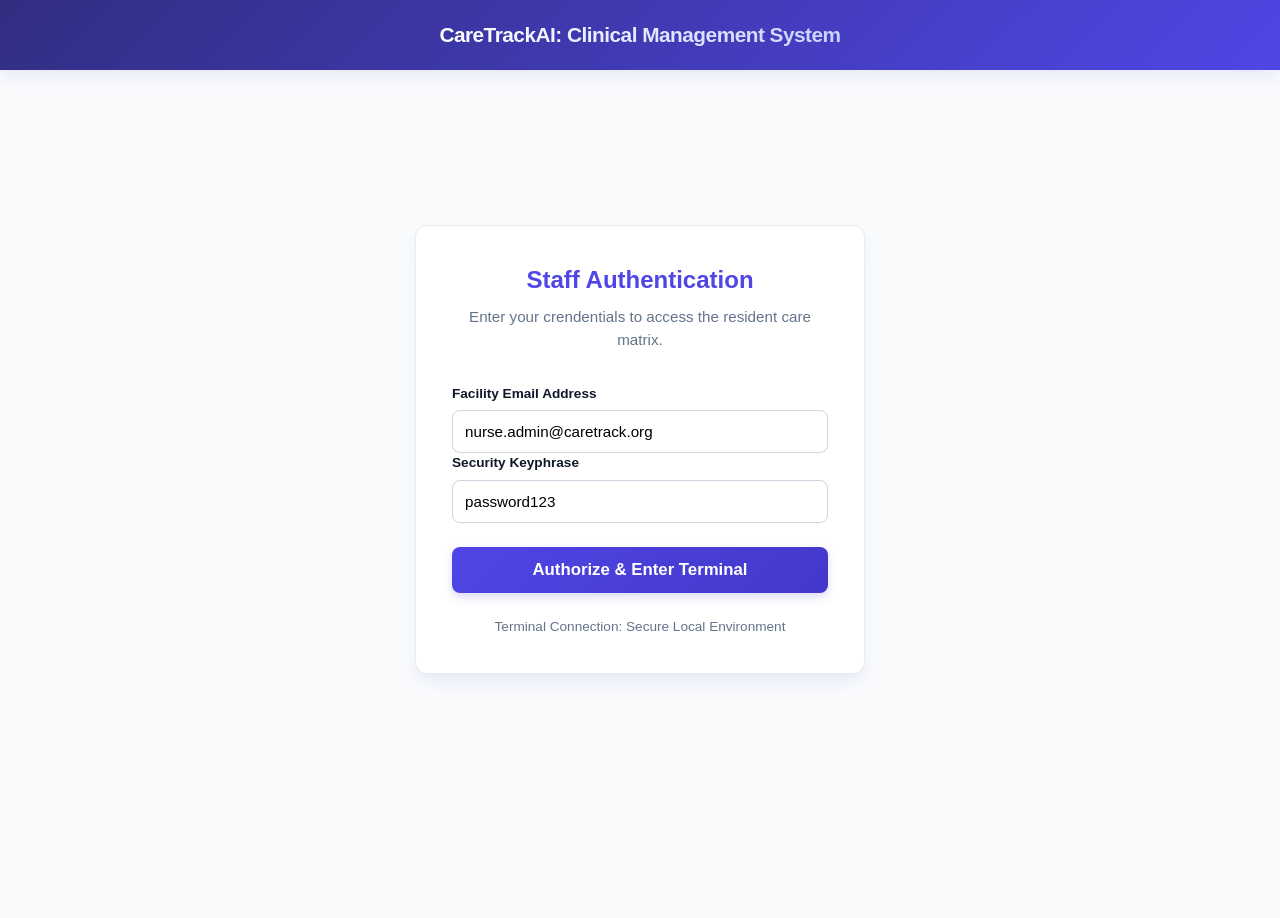
<file: index.html>
<!DOCTYPE html>
<html lang="en">
<head>
    <meta charset="UTF-8">
    <meta name="viewport" content="width=device-width, initial-scale=1.0">
    <title>Welcome - CareTrackAI</title>
    <link rel="stylesheet" href="style.css">
    <style>
        .landing-wrapper{
            display: flex;
            justify-content: center;
            align-items: center;
            min-height: 80vh;
        }
    </style>
</head>
<body>

    <header class="navbar">
        <div class="logo" style="margin: 0 auto;"> CareTrackAI: Clinical Management System</div>
    </header>

    <main class="container landing-wrapper">
        <section class="form-container" style="max-width: 450px; width: 100%; text-align: center; box-shadow: var(--shadow-md);">
            <h2 style="margin-bottom: 0.5rem; color: var(--primary-color);">Staff Authentication</h2>
            <p style="color: var(--text-muted); margin-bottom: 2rem; font-size: 0.95rem;">
                Enter your crendentials to access the resident care matrix.
            </p>
            
            <form action="dashboard.html" method="GET">
                <div class="form-group" style="text-align: left;">
                    <label for="staffEmail">Facility Email Address</label>
                    <input type="email" id="staffEmail" required placeholder="name@facility.com" value="nurse.admin@caretrack.org">
                </div>

                <div class="form-group" style="text-align: left; margin-bottom: 1.5rem;">
                    <label for="staffPass">Security Keyphrase</label>
                    <input type="passwrod" id="staffPass" required placeholder="........" value="password123">
                </div>

                <button type="submit" class="btn" style="width: 100%; font-size: 1.05rem; padding: 0.8rem;">
                    Authorize & Enter Terminal
                </button>
            </form>

            <div style="margin-top: 1.5rem; font-size: 0.85rem; color:var(--text-muted);">
                Terminal Connection: Secure Local Environment
            </div>
        </section>
    </main>
    
</body>
</html>
</file>
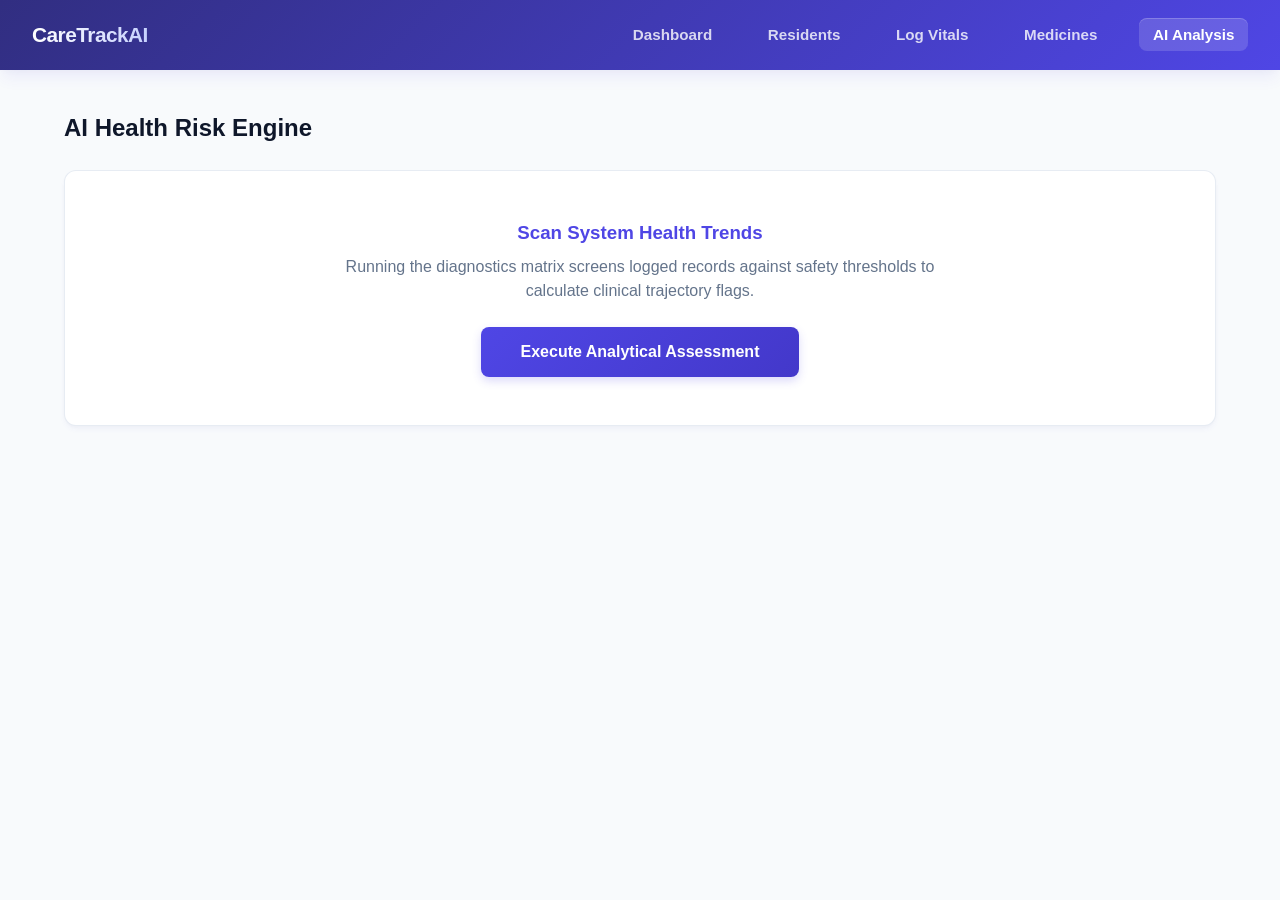
<file: ai.html>
<!DOCTYPE html>
<html lang="en">
<head>
    <meta charset="UTF-8">
    <meta name="viewport" content="width=device-width, initial-scale=1.0">
    <title>AI Analysis - CareTrackAI</title>
    <link rel="stylesheet" href="style.css">
</head>
<body>
    <header class="navbar">
        <div class="logo"> CareTrackAI</div>
        <nav class="nav-links">
            <a href="dashboard.html">Dashboard</a>
            <a href="residents.html">Residents</a>
            <a href="health.html">Log Vitals</a>
            <a href="medicine.html">Medicines</a>
            <a href="ai.html" class="active">AI Analysis</a>
    </nav>
    </header>

    <main class="container">
        <h2 style="margin-bottom: 1.5rem;">AI Health Risk Engine</h2>
        <section class="form-container" style="text-align: center; padding: 3rem 2rem;">
            <h3 style="margin-bottom: 0.5rem; color: var(--primary-color);">Scan System Health Trends</h3>
            <p style="color: var(--text-muted); margin-bottom: 1.5rem; max-width: 600px; margin-left: auto; margin-right: auto;">
                Running the diagnostics matrix screens logged records against safety thresholds to calculate clinical trajectory flags.
            </p>
            <button id="btnRunAnalysis" class="btn" style="font-size: 1rem; padding:1rem 2.5rem;">
                Execute Analytical Assessment
            </button>
        </section>

        <section id="aiResultsWrapper" style="display: none">
            <h3 style="margin-bottom: 1rem; color: var(--text-main);">Generated Clinical Insights</h3>
            <div class="table-responsive">
                <table class="data-table">
                    <thead>
                        <tr>
                            <th>Resident</th>
                            <th>Analyzed Metric</th>
                            <th>Condition Flag</th>
                            <th>AI Generated Care Advisory Recommendations</th>
                        </tr>
                    </thead>
                    <tbody id="aiAnalysisTableBody">

                    </tbody>
                </table>
            </div>
        </section>
    </main>

    <script src="app.js"></script>
    
</body>
</html>
</file>
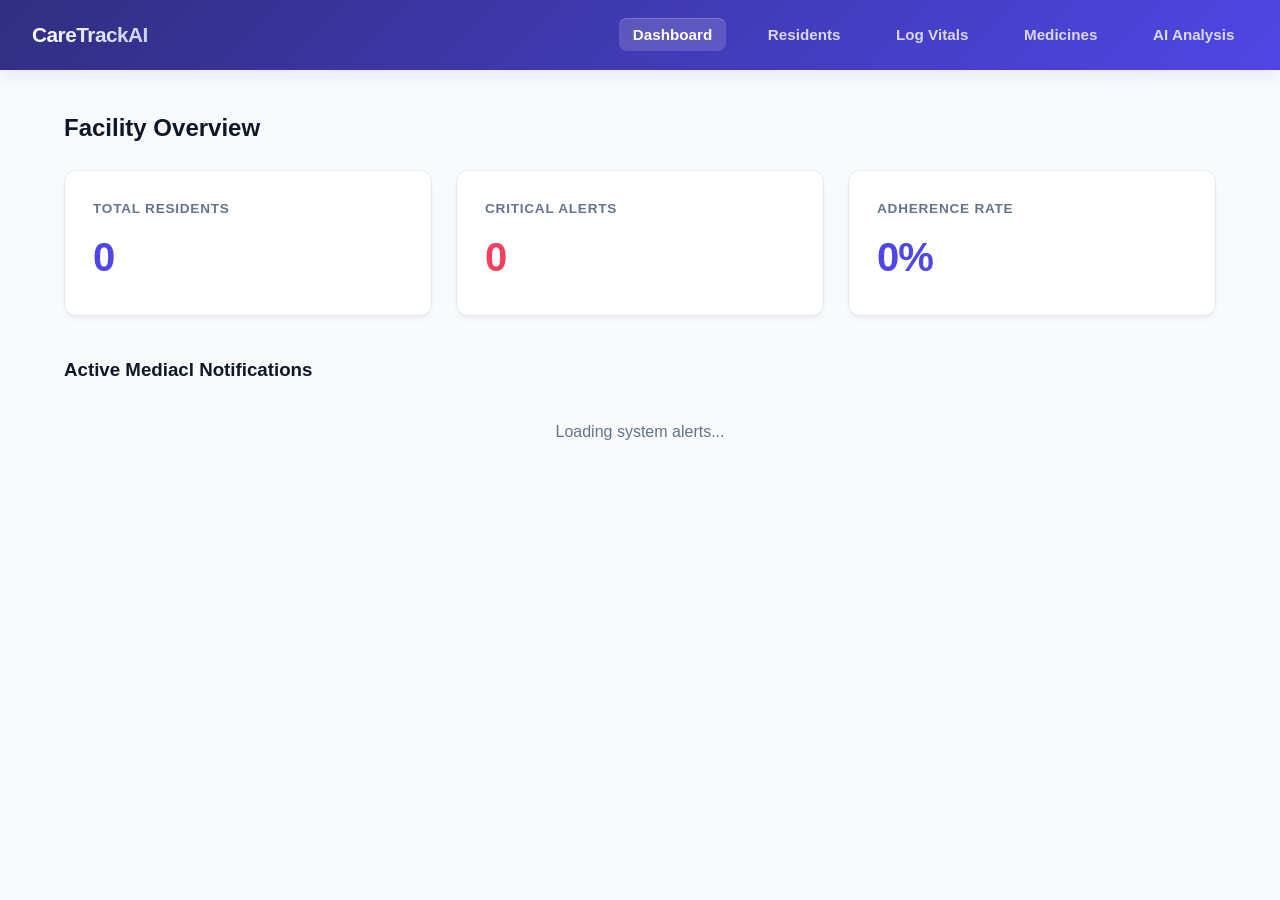
<file: dashboard.html>
<!DOCTYPE html>
<html lang="en">
<head>
    <meta charset="UTF-8">
    <meta name="viewport" content="width=device-width, initial-scale=1.0">
    <title>Dashboard - careTrackAI</title>
    <link rel="stylesheet" href="style.css">
</head>
<body>

    <header class="navbar">
        <div class="logo"> CareTrackAI</div>
        <nav class="nav-links">
            <a href="dashboard.html" class="active">Dashboard</a>
            <a href="residents.html">Residents</a>
            <a href="health.html">Log Vitals</a>
            <a href="medicine.html">Medicines</a>
            <a href="ai.html">AI Analysis</a>
        </nav>
    </header>

    <main class="container">
        <h2 style="margin-bottom: 1.5rem;">Facility Overview</h2>

        <section class="metrics-grid">
            <div class="metric-card">
                <h3>Total Residents</h3>
                <div class="number" id="metricTotalResidents">0</div>
            </div>

            <div class="metric-card">
                <h3>Critical Alerts</h3>
                <divc class="number" id="metricCriticalAlerts" style="color: var(--color-critical);">0</div>
            </div>

            <div class="metric-card">
                <h3>Adherence Rate</h3>
                <div class="number" id="metricAdherence">0%</div>
            </div>
        </section>

        <section class="alert-list">
            <h3 style="margin-bottom: 1.25rem; color: var(--text-main);">Active Mediacl Notifications</h3>
            <div id="alertBoxContainer">
                <div style="text-align: center; color: var(--text-muted); padding: 1rem;">
                    Loading system alerts...
                </div>
            </div>
        </section>
    </main>
    
    <script src="app.js"></script>
 
</body>
</html>
</file>
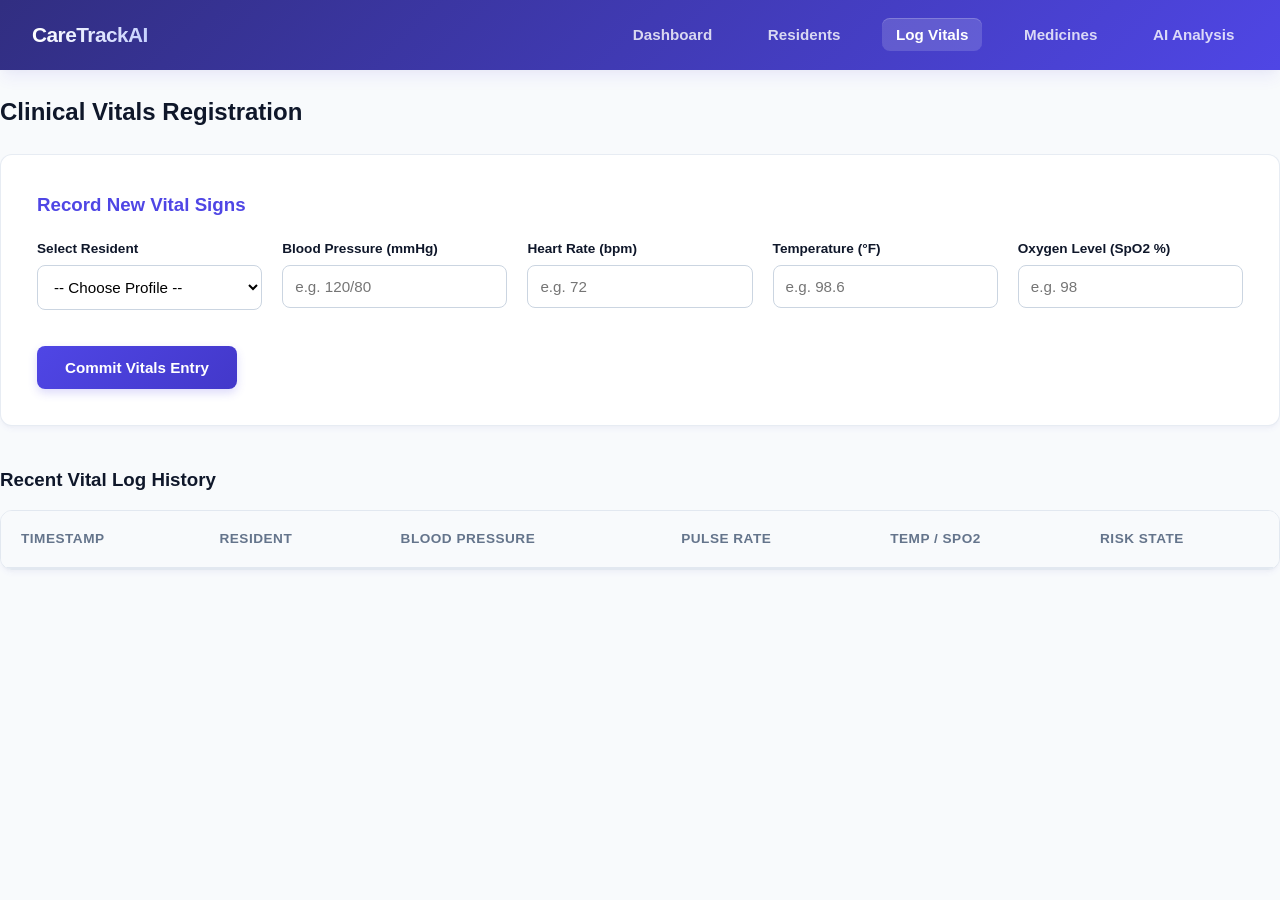
<file: health.html>
<!DOCTYPE html>
<html lang="en">
<head>
    <meta charset="UTF-8">
    <meta name="viewport" content="width=device-width, initial-scale=1.0">
    <title>Log Vitals - CareTrackAI</title>
    <link rel="stylesheet" href="style.css">
</head>
<body>
    
    <header class="navbar">
        <div class="logo"> CareTrackAI </div>
        <nav class="nav-links">
            <a href="dashboard.html">Dashboard</a>
            <a href="residents.html">Residents</a>
            <a href="health.html" class="active">Log Vitals</a>
            <a href="medicine.html">Medicines</a>
            <a href="ai.html">AI Analysis</a>
        </nav>
    </header>

    <mian class="container">
        <h2 style="margin-bottom: 1.5rem;">Clinical Vitals Registration</h2>

        <section class="form-container">
            <h3 style="margin-bottom: 1.25rem; color: var(--primary-color);">Record New Vital Signs</h3>
            <form id="vitalsForm">
                <div class="form-grid">
                    <div class="form-group">
                        <label for="vitalResidentSelect">Select Resident</label>
                        <select id="vitalResidentSelect" required>
                            <option value="">-- Choose Profile --</option>   
                        </select>
                    </div>

                    <div class="form-group">
                        <label for="vitalBP">Blood Pressure (mmHg)</label>
                        <input type="text" id="vitalBP" required placeholder="e.g. 120/80">
                    </div>

                    <div class="form-group">
                        <label for="vitalHR">Heart Rate (bpm)</label>
                        <input type="number" id="vitalHR" required min="30" max="200" placeholder="e.g. 72">
                    </div>

                    <div class="form-group">
                        <label for="vitalTemp">Temperature (°F)</label>
                        <input type="number" id="vitalTemp" required step="0.1" min="90" max="110" placeholder="e.g. 98.6"> 
                    </div>

                    <div class="form-group">
                        <label for="vitalSpo2">Oxygen Level (SpO2 %)</label>
                        <input type="number" id="vitalSpo2" required min="50" max="100" placeholder="e.g. 98">
                    </div>
                </div>

                <button type="submit" class="btn" style="margin-top: 1rem;">Commit Vitals Entry</button>
            </form>
        </section>

        <section>
            <h3 style="margin-bottom: 1rem;">Recent Vital Log History</h3>
            <div class="table-responsive">
                <table class="data-table">
                    <thead>
                        <tr>
                            <th>Timestamp</th>
                            <th>Resident</th>
                            <th>Blood Pressure</th>
                            <th>Pulse Rate</th>
                            <th>Temp / SpO2</th>
                            <th>Risk State</th>
                        </tr>
                    </thead>
                    <tbody id="vitalsTableBody">

                    </tbody>
                </table>

            </div>
        </section>
    </mian>

    <script src="app.js"></script>

</body>
</html>
</file>
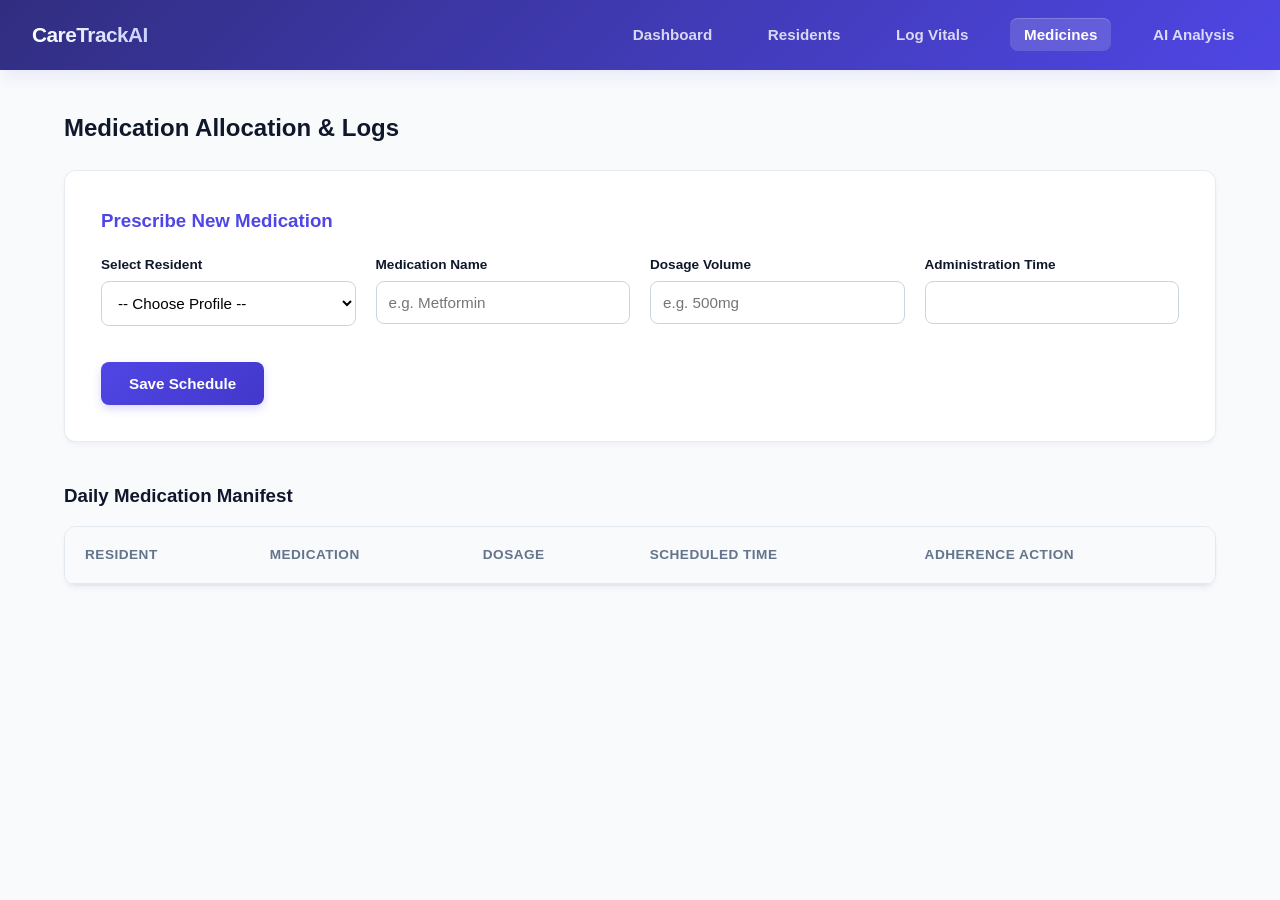
<file: medicine.html>
<!DOCTYPE html>
<html lang="en">
<head>
    <meta charset="UTF-8">
    <meta name="viewport" content="width=device-width, initial-scale=1.0">
    <title>Medicines - CareTrackAI</title>
    <link rel="stylesheet" href="style.css">
</head>
<body>
    
    <header class="navbar">
        <div class="logo"> CareTrackAI</div>
        <nav class="nav-links">
            <a href="dashboard.html">Dashboard</a>
            <a href="residents.html">Residents</a>
            <a href="health.html">Log Vitals</a>
            <a href="medicine.html" class="active">Medicines</a>
            <a href="ai.html">AI Analysis</a>
        </nav>
    </header>

    <main class="container">
        <h2 style="margin-bottom: 1.5rem;">Medication Allocation & Logs</h2>

        <section class="form-container">
            <h3 style="margin-bottom: 1.25rem; color:var(--primary-color);">Prescribe New Medication</h3>
            <form id="medicineForm">
                <div class="form-grid">
                    <div class="form-group">
                        <label for="medResidentSelect">Select Resident</label>
                        <select id="medResidentSelect" required>
                            <option value="">-- Choose Profile --</option>
                        </select>
                    </div>

                    <div class="form-group">
                        <label for="medName">Medication Name</label>
                        <input type="text" id="medName" required placeholder ="e.g. Metformin">
                    </div>

                    <div class="form-group">
                        <label for="medDosage">Dosage Volume</label>
                        <input type="text" id="medDosage" required placeholder ="e.g. 500mg">
                    </div>

                    <div class="form-group">
                        <label for="medTime">Administration Time</label>
                        <input type="text" id="medTime" required>
                    </div>
                </div>
                <button type="submit" class="btn" style="margin-top: 1rem;">Save Schedule</button>
            </form>
        </section>

        <section>
            <h3 style="margin-bottom: 1rem;">Daily Medication Manifest</h3>
            <div class="table-responsive">
                <table class="data-table">
                    <thead>
                        <tr>
                            <th>Resident</th>
                            <th>Medication</th>
                            <th>Dosage</th>
                            <th>Scheduled Time</th>
                            <th>Adherence Action</th>
                        </tr>
                    </thead>
                    <tbody id="medicineTableBody">

                    </tbody>
                </table>
            </div>
        </section>
    </main>

    <script src="app.js"></script>
</body>
</html>
</file>
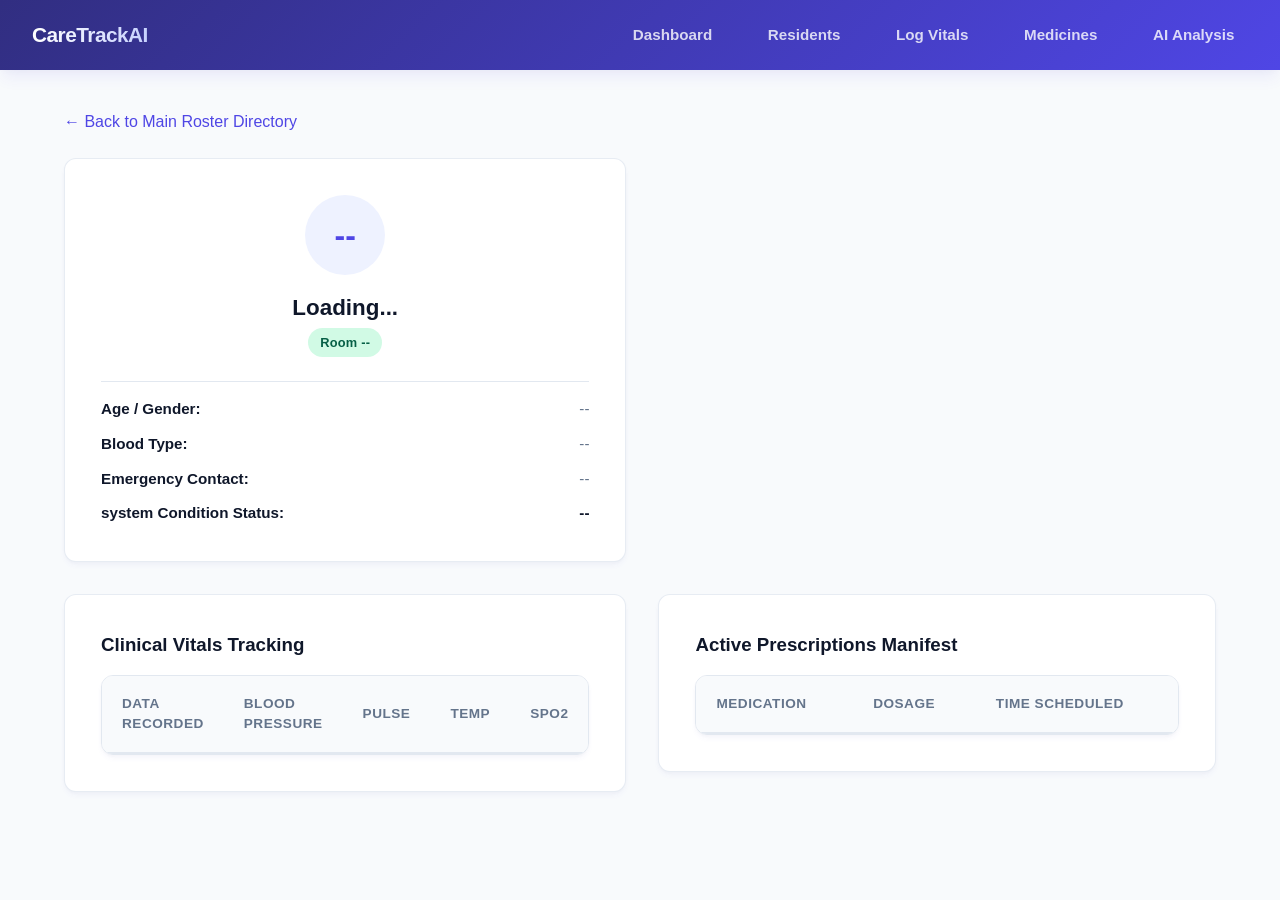
<file: profile.html>
<!DOCTYPE html>
<html lang="en">
<head>
    <meta charset="UTF-8">
    <meta name="viewport" content="width=device-width, initial-scale=1.0">
    <title>Resident Medical Profile - CareTrackAI</title>
    <link rel="stylesheet" href="style.css">
</head>
<body>
    
    <header class="navbar">
    <div class="logo"> CareTrackAI</div>
    <nav class="nav-links">
      <a href="dashboard.html">Dashboard</a>
      <a href="residents.html">Residents</a>
      <a href="health.html">Log Vitals</a>
      <a href="medicine.html">Medicines</a>
      <a href="ai.html">AI Analysis</a>
    </nav>
  </header>

  <main class="container">
    <div style="margin-bottom: 1.5rem;">
        <a href="residents.html" style="color: var(--primary-color); text-decoration: none; font-weight: 500;">← Back to Main Roster Directory</a>
    </div>

    <div class="form-grid" style="grid-template-columns: 1fr 2fr;gap: 2rem; align-items: start;">

        <section class="form-container" style="margin-bottom: 0;">
            <div style="text-align: center; margin-bottom: 1.5rem;">
                <div style="width: 80px; height: 80px; background-color: var(--primary-light); color: var(--primary-color); border-radius: 50%; display: flex; align-items: center; justify-content: center; font-size: 2rem; margin: 0 auto 1rem auto; font-weight: bold;" id="profileInitials">
            --
          </div>

            <h3 id="profileName" style="color: var(--text-main); font-size: 1.4rem; margin-bottom: 0.25rem;">Loading...</h3>
            <span class="badge normal" id="profileRoom">Room --</span> 
            </div>

            <hr style="border: 0; border-top: 1px solid var(--border-color); margin: 1rem 0;">
            <div style="display: flex; flex-direction: column; gap: 0.75rem; font-size: 0.95rem;">
                <div><strong>Age / Gender:</strong><span id="profileAgeGender" style="float:right; color: var(--text-muted);">--</span></div>
                <div><strong>Blood Type:</strong><span id="profileBlood" style="float: right; color: var(--text-muted);">--</span></div>
                <div><strong>Emergency Contact:</strong><span id="profileContact" style="float: right; color: var(--text-muted);">--</span></div>
                <div><strong>system Condition Status:</strong><span id="profileStatus" style="float: right; font-weight: 600;">--</span></div>
            </div>
        </section>

        <div style="display: flex; flex-direction: column; gap: 2rem;"></div>

        <section class="form-container" style="margin-bottom: 0;">
            <h3 style="color: var(--text-main); margin-bottom: 1rem;">Clinical Vitals Tracking</h3>
                <div class="table-responsive">
                    <table class="data-table" style="font-size: 0.9rem;">
                        <thead>
                            <tr>
                                <th>Data Recorded</th>
                                <th>Blood Pressure</th>
                                <th>Pulse</th>
                                <th>Temp</th>
                                <th>SpO2</th>
                            </tr>
                        </thead>
                        <tbody id="profileVitalsHistoryBody">

                        </tbody>
                    </table> 
                </div>
        </section>

        <section class="form-container" style="margin-bottom: 0;">
            <h3 style="color: var(--text-main); margin-bottom: 1rem;">Active Prescriptions Manifest</h3>
            <div class="table-responsive">
                <table class="data-table" style="font-size: 0.9rem;">
                    <thead>
                        <tr>
                            <th>Medication</th>
                            <th>Dosage</th>
                            <th>Time Scheduled</th>
                        </tr>
                    </thead>
                    <tbody id="profileMedicationHistoryBody">

                    </tbody>
                </table>
            </div>
        </section>
    </div>
</div>
</main>

  <script src="app.js"></script>
</body>
</html>
</file>
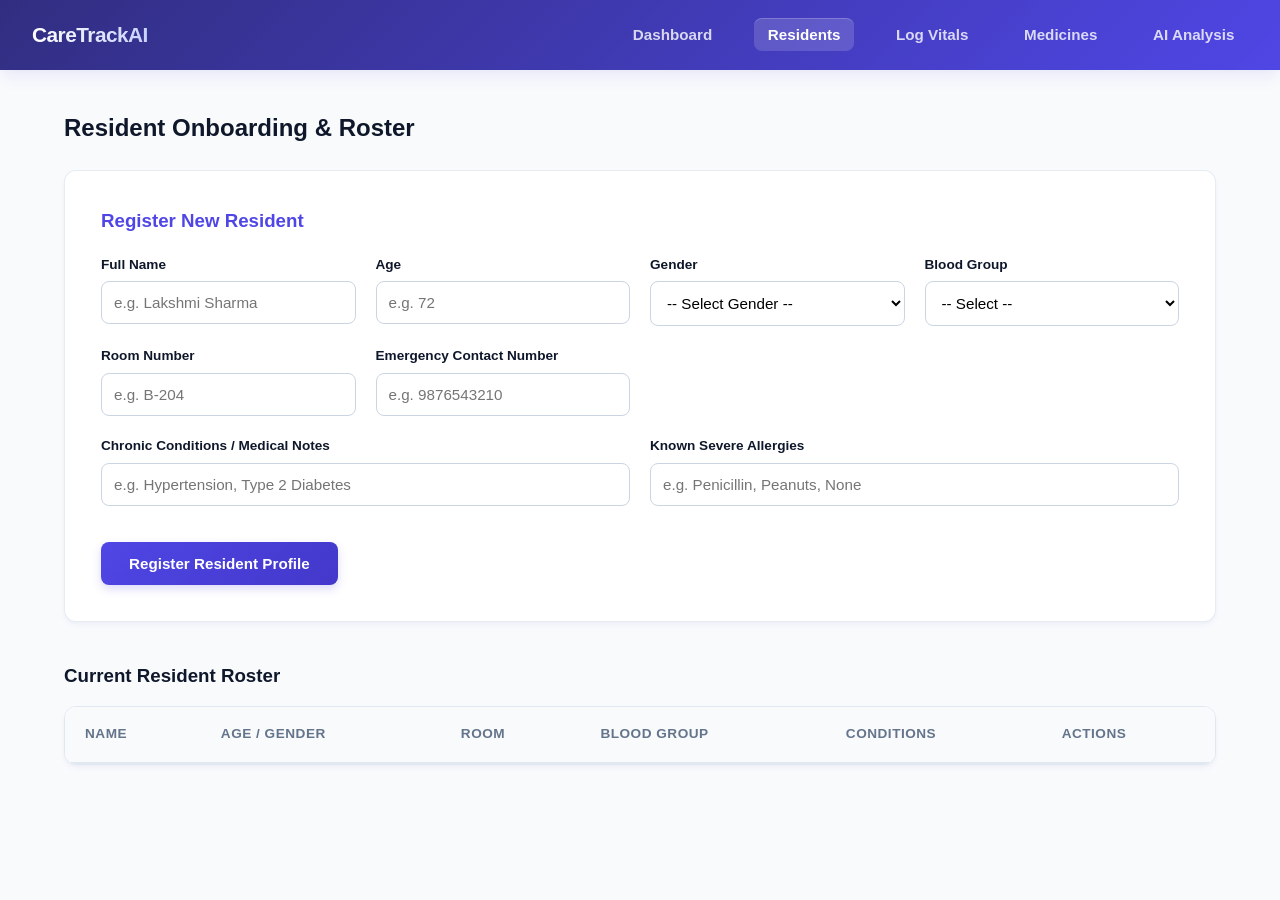
<file: residents.html>
<!DOCTYPE html>
<html lang="en">
<head>
    <meta charset="UTF-8">
    <meta name="viewport" content="width=device-width, initial-scale=1.0">
    <title>Resident Roster - CareTrackAI</title>
    <link rel = "stylesheet" href="style.css">
</head>
<body>

    <header class="navbar">
        <div class="logo"> CareTrackAI </div>
        <nav class="nav-links">
            <a href="dashboard.html">Dashboard</a>
            <a href="residents.html" class="active">Residents</a>
            <a href="health.html">Log Vitals</a>
            <a href="medicine.html">Medicines</a>
            <a href="ai.html">AI Analysis</a>
        </nav>
    </header>
    
    <main class="container">
       <h2 style="margin-bottom: 1.5rem;">Resident Onboarding & Roster</h2>

       <section class="form-container">
        <h3 style="margin-bottom: 1.25rem; color: var(--primary-color);">Register New Resident</h3>
        
        <form id="residentForm">
            <div class="form-grid">
                <div class="form-group">
                    <label for="resName">Full Name</label>
                    <input type="text" id="resName" required placeholder="e.g. Lakshmi Sharma">
                </div class="form-group">

                <div class="form-group">
                    <label for="resAge">Age</label>
                    <input type="number" id="resAge" required min="1" max="120" placeholder="e.g. 72">
                </div>

                <div class="form-group">
                    <label for="resGender">Gender</label>
                    <select id="resGender" required>
                        <option value="">-- Select Gender --</option>
                        <option value="Male">Male</option>
                        <option value="Female">Female</option>
                        <option value="Other">Other</option>
                    </select>
                </div>

                <div class="form-group">
                    <label for="resBlood">Blood Group</label>
                    <select id="resBlood" required>
                        <option value="">-- Select --</option>
                        <option value="A+">A+</option>
                        <option value="A-">A-</option>
                        <option value="B+">B+</option>
                        <option value="B-">B-</option>
                        <option value="O+">O+</option>
                        <option value="O-">O-</option>
                        <option value="AB+">AB+</option>
                        <option value="AB-">AB-</option>
                    </select>
                </div>

                <div class="form-group">
                    <label for="resRoom">Room Number</label>
                    <input type="text" id="resRoom" required placeholder="e.g. B-204">   
                </div>

                <div class="form-group">
                    <label for="resContact">Emergency Contact Number</label>
                    <input type="tel" id="resContact" required placeholder="e.g. 9876543210">
                </div>

            </div>

            <div class="form-grid" style="grid-template-columns: 1fr 1fr;">
                <div class="form-group">
                    <label for="resCondition">Chronic Conditions / Medical Notes</label>
                    <input type="text" id="resCondition" placeholder="e.g. Hypertension, Type 2 Diabetes">
                </div>

                <div class="form-group">
                    <label for="resAllergies">Known Severe Allergies</label>
                    <input type="text" id="resAllergies" placeholder="e.g. Penicillin, Peanuts, None">
                </div>

            </div>

            <button type="submit" class="btn" style="margin-top: 1rem;">Register Resident Profile</button>

        </form>
       </section>

       <section>
        <h3 style="margin-bottom: 1rem; color: var(--text-main);">Current Resident Roster</h3>
        <div class="table-responsive">
            <table class="data-table">
                <thead>
                    <tr>
                        <th>Name</th>
                        <th>Age / Gender</th>
                        <th>Room</th>
                        <th>Blood Group</th>
                        <th>Conditions</th>
                        <th>Actions</th>
                    </tr>
                </thead>

                <tbody id="residentTableBody">

                </tbody>
            </table>
        </div>
       </section>
    </main>

    <script src="app.js"></script>
    <script src="residents.js"></script>
</body>
</html>
</file>
<file: style.css>
:root {
  
  --primary-color: #4f46e5;       
  --primary-light: #eef2ff;       
  --text-main: #0f172a;           
  --text-muted: #64748b;         
  --bg-main: #f8fafc;            
  --bg-card: #ffffff;            
  --border-color: #e2e8f0;         
  
  --color-normal: #10b981;        
  --color-warning: #f59e0b;      
  --color-critical: #f43f5e;     
  
  --shadow-sm: 0 4px 6px -1px rgba(79, 70, 229, 0.04), 0 2px 4px -1px rgba(0, 0, 0, 0.03);
  --shadow-md: 0 10px 15px -3px rgba(79, 70, 229, 0.08), 0 4px 6px -2px rgba(0, 0, 0, 0.02);
  --radius: 12px;                 
}

* {
  box-sizing: border-box;
  margin: 0;
  padding: 0;
  font-family: -apple-system, BlinkMacSystemFont, "Segoe UI", Roboto, Helvetica, Arial, sans-serif;
}

body {
  background-color: var(--bg-main);
  color: var(--text-main);
  line-height: 1.5;
  padding-bottom: 3rem;
}


.navbar {
  background: linear-gradient(135deg, #312e81 0%, #4f46e5 100%); /* Premium Deep Violet Gradient */
  color: #ffffff;
  display: flex;
  justify-content: space-between;
  align-items: center;
  padding: 1.2rem 2rem;
  box-shadow: var(--shadow-md);
}

.navbar .logo {
  font-size: 1.3rem;
  font-weight: 800;
  letter-spacing: -0.5px;
  background: linear-gradient(to right, #ffffff, #c7d2fe);
  -webkit-background-clip: text;
  -webkit-text-fill-color: transparent;
}

.nav-links a {
  color: rgba(255, 255, 255, 0.8);
  text-decoration: none;
  margin-left: 1.5rem;
  font-weight: 600;
  font-size: 0.95rem;
  padding: 0.5rem 0.85rem;
  border-radius: 8px;
  transition: all 0.2s ease;
}

.nav-links a:hover, 
.nav-links a.active {
  color: #ffffff;
  background-color: rgba(255, 255, 255, 0.15);
  box-shadow: inset 0 1px 0 rgba(255, 255, 255, 0.2);
}


.container {
  max-width: 1200px;
  margin: 2.5rem auto;
  padding: 0 1.5rem;
}


.metrics-grid {
  display: grid;
  grid-template-columns: repeat(auto-fit, minmax(280px, 1fr));
  gap: 1.5rem;
  margin-bottom: 2.5rem;
}

.metric-card {
  background-color: var(--bg-card);
  border: 1px solid rgba(226, 232, 240, 0.8);
  border-radius: var(--radius);
  padding: 1.75rem;
  box-shadow: var(--shadow-sm);
  transition: transform 0.2s ease, box-shadow 0.2s ease;
}

.metric-card:hover {
  transform: translateY(-2px);
  box-shadow: var(--shadow-md);
}

.metric-card h3 {
  font-size: 0.85rem;
  text-transform: uppercase;
  letter-spacing: 0.75px;
  color: var(--text-muted);
  margin-bottom: 0.5rem;
  font-weight: 700;
}

.metric-card .number {
  font-size: 2.5rem;
  font-weight: 800;
  color: var(--primary-color);
  letter-spacing: -1px;
}

.form-container {
  background-color: var(--bg-card);
  border: 1px solid rgba(226, 232, 240, 0.8);
  border-radius: var(--radius);
  padding: 2.25rem;
  box-shadow: var(--shadow-sm);
  margin-bottom: 2.5rem;
}


.form-grid {
  display: grid;
  grid-template-columns: repeat(auto-fit, minmax(220px, 1fr));
  gap: 1.25rem;
  margin-bottom: 1.25rem;
}

.form-group {
  display: flex;
  flex-direction: column;
  gap: 0.4rem;
}

.form-group label {
  font-size: 0.85rem;
  font-weight: 700;
  color: var(--text-main);
}

.form-group input, 
.form-group select {
  padding: 0.75rem;
  border: 1.5px solid #cbd5e1;
  border-radius: 8px;
  font-size: 0.95rem;
  background-color: #ffffff;
  outline: none;
  transition: all 0.2s ease;
}

.form-group input:focus, 
.form-group select:focus {
  border-color: var(--primary-color);
  box-shadow: 0 0 0 4px rgba(79, 70, 229, 0.15);
}


.btn {
  background: linear-gradient(135deg, #4f46e5 0%, #4338ca 100%);
  color: #ffffff;
  border: none;
  padding: 0.8rem 1.75rem;
  font-size: 0.95rem;
  font-weight: 700;
  border-radius: 8px;
  cursor: pointer;
  box-shadow: 0 4px 10px rgba(79, 70, 229, 0.2);
  transition: all 0.2s ease;
}

.btn:hover {
  background: linear-gradient(135deg, #4338ca 0%, #3730a3 100%);
  box-shadow: 0 6px 14px rgba(79, 70, 229, 0.3);
  transform: translateY(-1px);
}


.table-responsive {
  width: 100%;
  overflow-x: auto;
  background-color: var(--bg-card);
  border: 1px solid var(--border-color);
  border-radius: var(--radius);
  box-shadow: var(--shadow-sm);
}

.data-table {
  width: 100%;
  border-collapse: collapse;
  text-align: left;
}

.data-table th {
  background-color: #f8fafc;
  color: var(--text-muted);
  font-weight: 700;
  font-size: 0.85rem;
  text-transform: uppercase;
  letter-spacing: 0.5px;
  padding: 1.1rem 1.25rem;
  border-bottom: 2px solid var(--border-color);
}

.data-table td {
  padding: 1.1rem 1.25rem;
  border-bottom: 1px solid var(--border-color);
  font-size: 0.95rem;
}

.data-table tr:hover td {
  background-color: #faf5ff; 
}

.data-table tr:last-child td {
  border-bottom: none;
}

.badge {
  display: inline-block;
  padding: 0.3rem 0.75rem;
  font-size: 0.8rem;
  font-weight: 700;
  border-radius: 50px;
  letter-spacing: 0.2px;
}

.badge.normal { background-color: #d1fae5; color: #065f46; }
.badge.warning { background-color: #fef3c7; color: #92400e; }
.badge.critical { background-color: #ffe4e6; color: #9f1239; }
</file>
